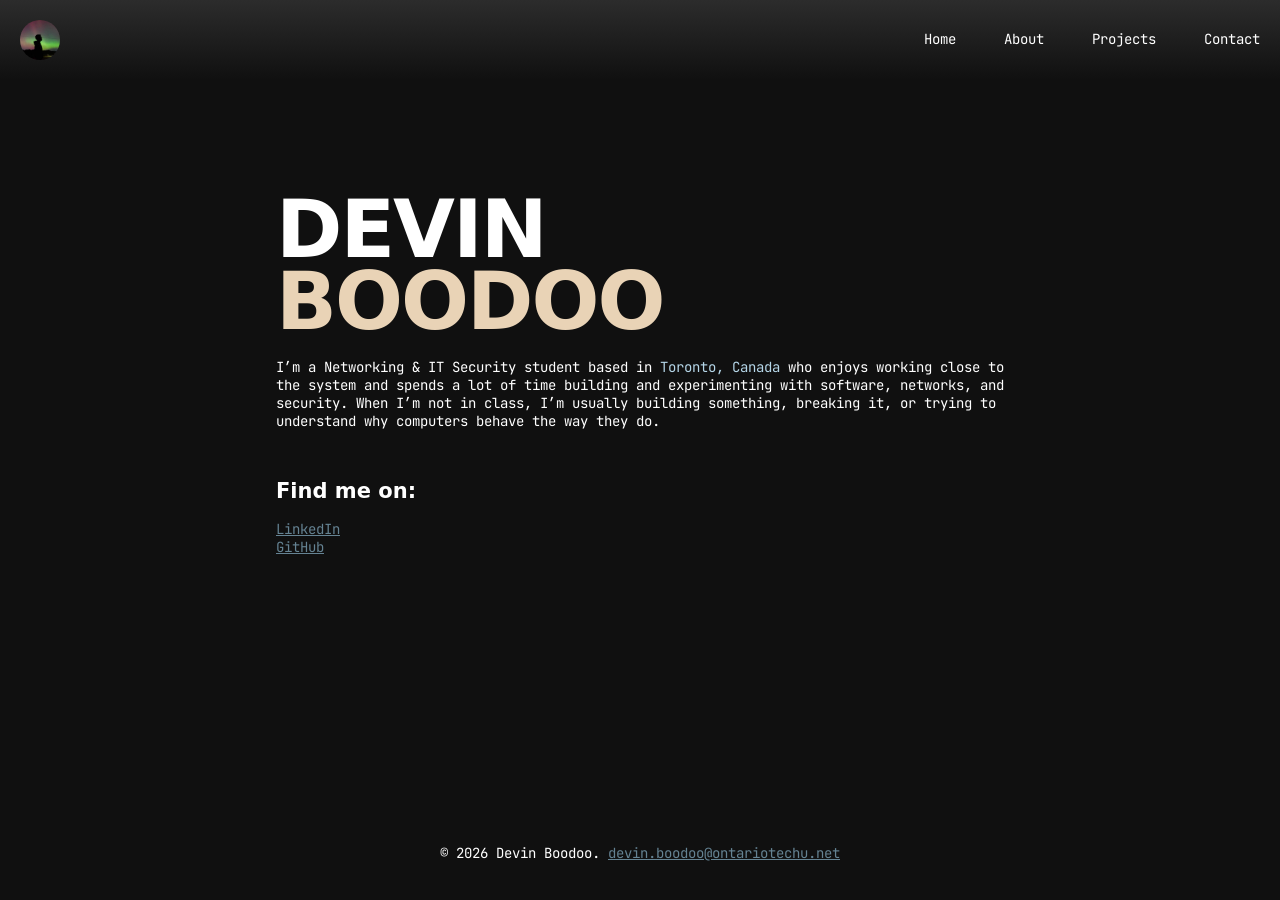
<file: index.html>
<!DOCTYPE html>
<html lang="en">

<head>
    <meta charset="UTF-8">
    <meta name="viewport" content="width=device-width, initial-scale=1.0">
    <title>Devin Boodoo | Home</title>
    <link rel="stylesheet" href="css/full.css" type="text/css" media="only screen and (min-width: 960px)">
    <link rel="stylesheet" href="css/tablet.css" type="text/css" media="only screen and (min-width: 481px) and (max-width: 959px)">
    <link rel="stylesheet" href="css/mobile.css" type="text/css" media="only screen and (max-width: 480px)">
    <!-- <link rel="stylesheet" href="style.css"> -->
    <link rel="preconnect" href="https://fonts.googleapis.com">
    <link rel="preconnect" href="https://fonts.gstatic.com" crossorigin>
    <link href="https://fonts.googleapis.com/css2?family=JetBrains+Mono:ital,wght@0,100..800;1,100..800&display=swap"
        rel="stylesheet">
</head>

<body>
    <div class="container">
    <header>
        <nav class="navbar">
            <a href="index.html" class="logo"><img src="images/pfp.png" alt="Logo" class="logo-img"></a>
            <ul class="nav-links">
                <li><a href="index.html">Home</a></li>
                <li><a href="about.html">About</a></li>
                <li><a href="projects.html">Projects</a></li>
                <li><a href="contact.html">Contact</a></li>
            </ul>
        </nav>
    </header>

    <main>
        <h1>Devin <br><span class="highlight">Boodoo</span></h1>
        <p>I’m a Networking & IT Security student based in <span class="highlight-blue">Toronto, Canada</span> who enjoys working close to the system and spends a lot of time building and experimenting with software, networks, and security. When I’m not in class, I’m usually building something, breaking it, or trying to understand why computers behave the way they do.</p>
        <br>
        <h2>Find me on:</h2>
        <ul class="social-links">
            <li><a href="https://www.linkedin.com/in/devin-boodoo-287a27272/" target="_blank">LinkedIn</a></li>
            <li><a href="https://github.com/Focusucof" target="_blank">GitHub</a></li>
        </ul>
    </main>
    </div>
    <footer>
        <p>&copy; 2026 Devin Boodoo. <a href="mailto:devin.boodoo@ontariotechu.net">devin.boodoo@ontariotechu.net</a></p>
    </footer>
</body>

</html>
</file>
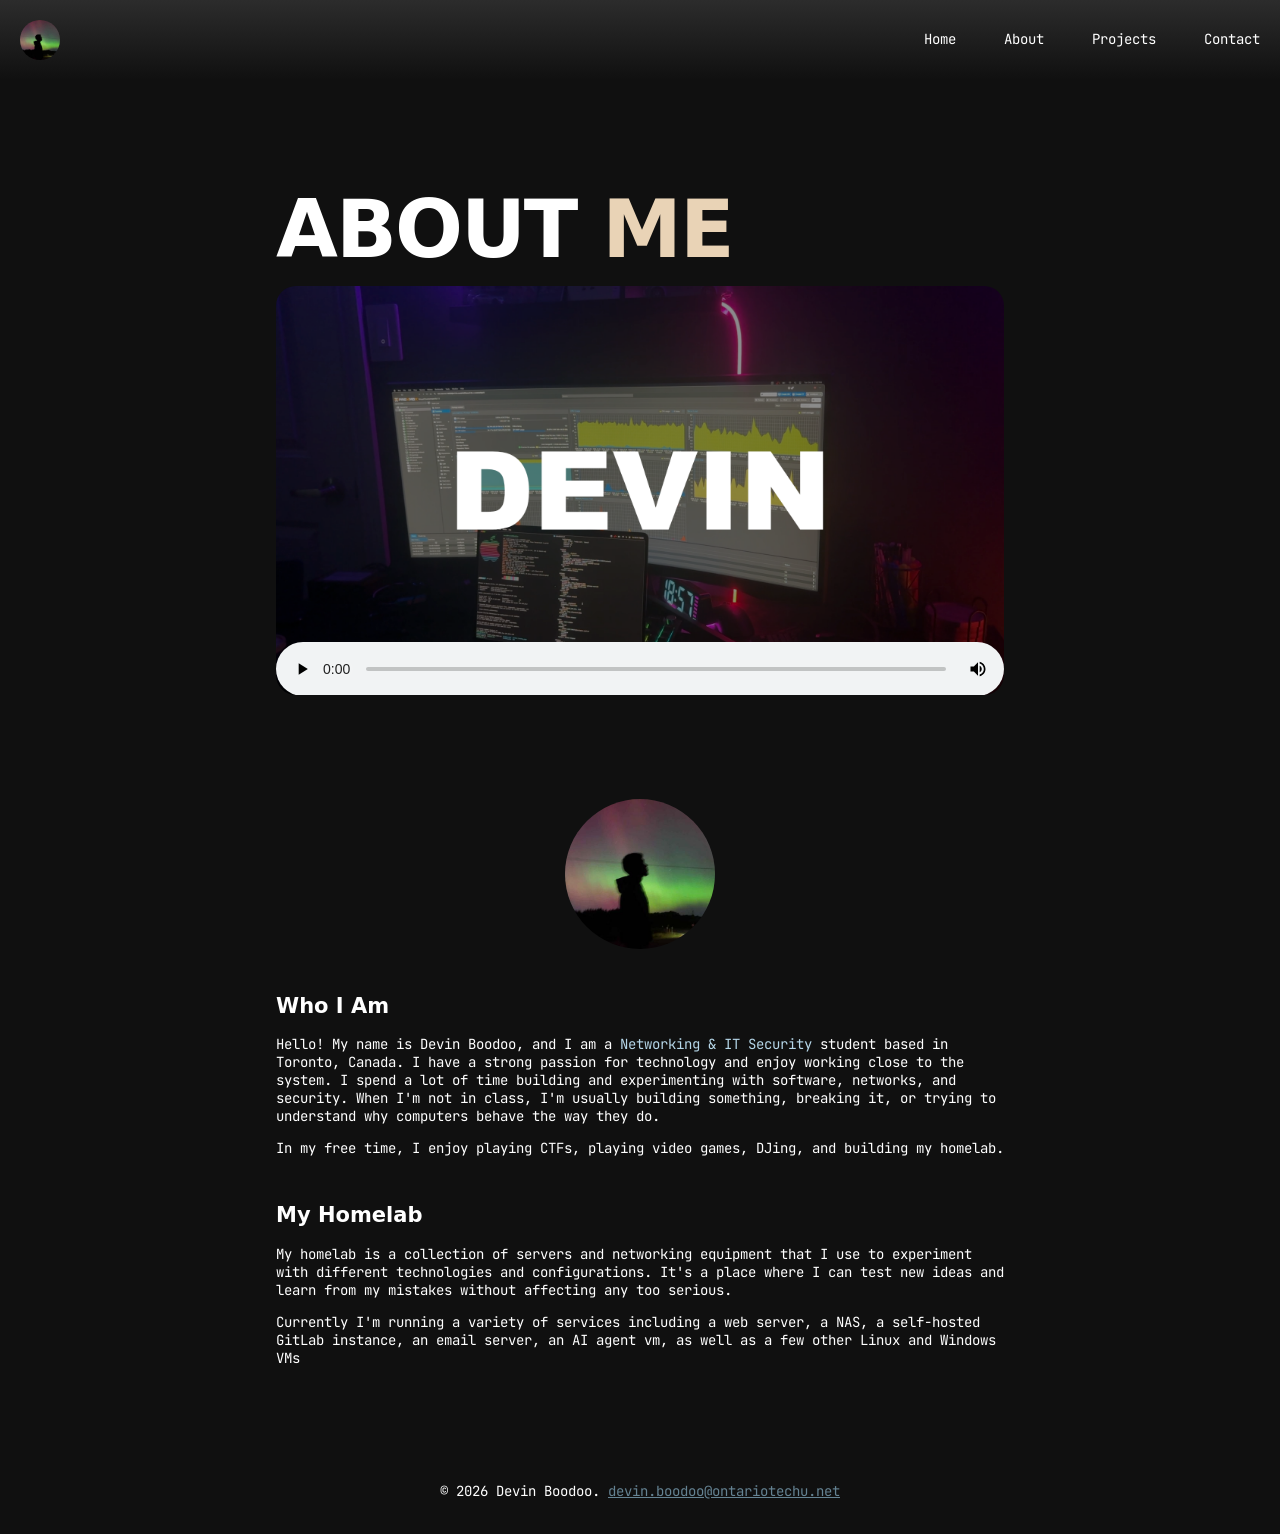
<file: about.html>
<!DOCTYPE html>
<html lang="en">

<head>
    <meta charset="UTF-8">
    <meta name="viewport" content="width=device-width, initial-scale=1.0">
    <title>Devin Boodoo | About</title>
    <link rel="stylesheet" href="css/full.css" type="text/css" media="only screen and (min-width: 960px)">
    <link rel="stylesheet" href="css/tablet.css" type="text/css"
        media="only screen and (min-width: 481px) and (max-width: 959px)">
    <link rel="stylesheet" href="css/mobile.css" type="text/css" media="only screen and (max-width: 480px)">
    <link rel="preconnect" href="https://fonts.googleapis.com">
    <link rel="preconnect" href="https://fonts.gstatic.com" crossorigin>
    <link href="https://fonts.googleapis.com/css2?family=JetBrains+Mono:ital,wght@0,100..800;1,100..800&display=swap"
        rel="stylesheet">
</head>

<body>
    <div class="container">
        <header>
            <nav class="navbar">
                <a href="index.html" class="logo"><img src="images/pfp.png" alt="Logo" class="logo-img"></a>
                <ul class="nav-links">
                    <li><a href="index.html">Home</a></li>
                    <li><a href="about.html">About</a></li>
                    <li><a href="projects.html">Projects</a></li>
                    <li><a href="contact.html">Contact</a></li>
                </ul>
            </nav>
        </header>
        <main>
            <h1>About <span class="highlight">Me</span></h1>
            
            <video controls poster="images/about-poster.png" class="about-video">
                <source src="videos/about.mp4" type="video/mp4">
                <source src="videos/about.ogv" type = "video/ogg">
                Your browser does not support the video tag.
            </video>
            <img src="images/pfp.png" alt="Profile Picture" class="profile-pic">
            <article id="about">
                <section>
                    <h2>Who I Am</h2>
                    <p>Hello! My name is Devin Boodoo, and I am a <span class="highlight-blue">Networking & IT Security</span> student based in Toronto, Canada. I have a strong passion for technology and enjoy working close to the system. I spend a lot of time building and experimenting with software, networks, and security. When I'm not in class, I'm usually building something, breaking it, or trying to understand why computers behave the way they do.</p>
                    <p>In my free time, I enjoy playing CTFs, playing video games, DJing, and building my homelab.</p>
                </section>

                <section>
                    <h2>My Homelab</h2>
                    <p>My homelab is a collection of servers and networking equipment that I use to experiment with different technologies and configurations. It's a place where I can test new ideas and learn from my mistakes without affecting any too serious.</p>
                    <p>Currently I'm running a variety of services including a web server, a NAS, a self-hosted GitLab instance, an email server, an AI agent vm, as well as a few other Linux and Windows VMs</p>
                </section>
            </article>
        </main>




    </div>
    <footer>
        <p>&copy; 2026 Devin Boodoo. <a href="mailto:devin.boodoo@ontariotechu.net">devin.boodoo@ontariotechu.net</a></p>
    </footer>
</body>

</html>
</file>
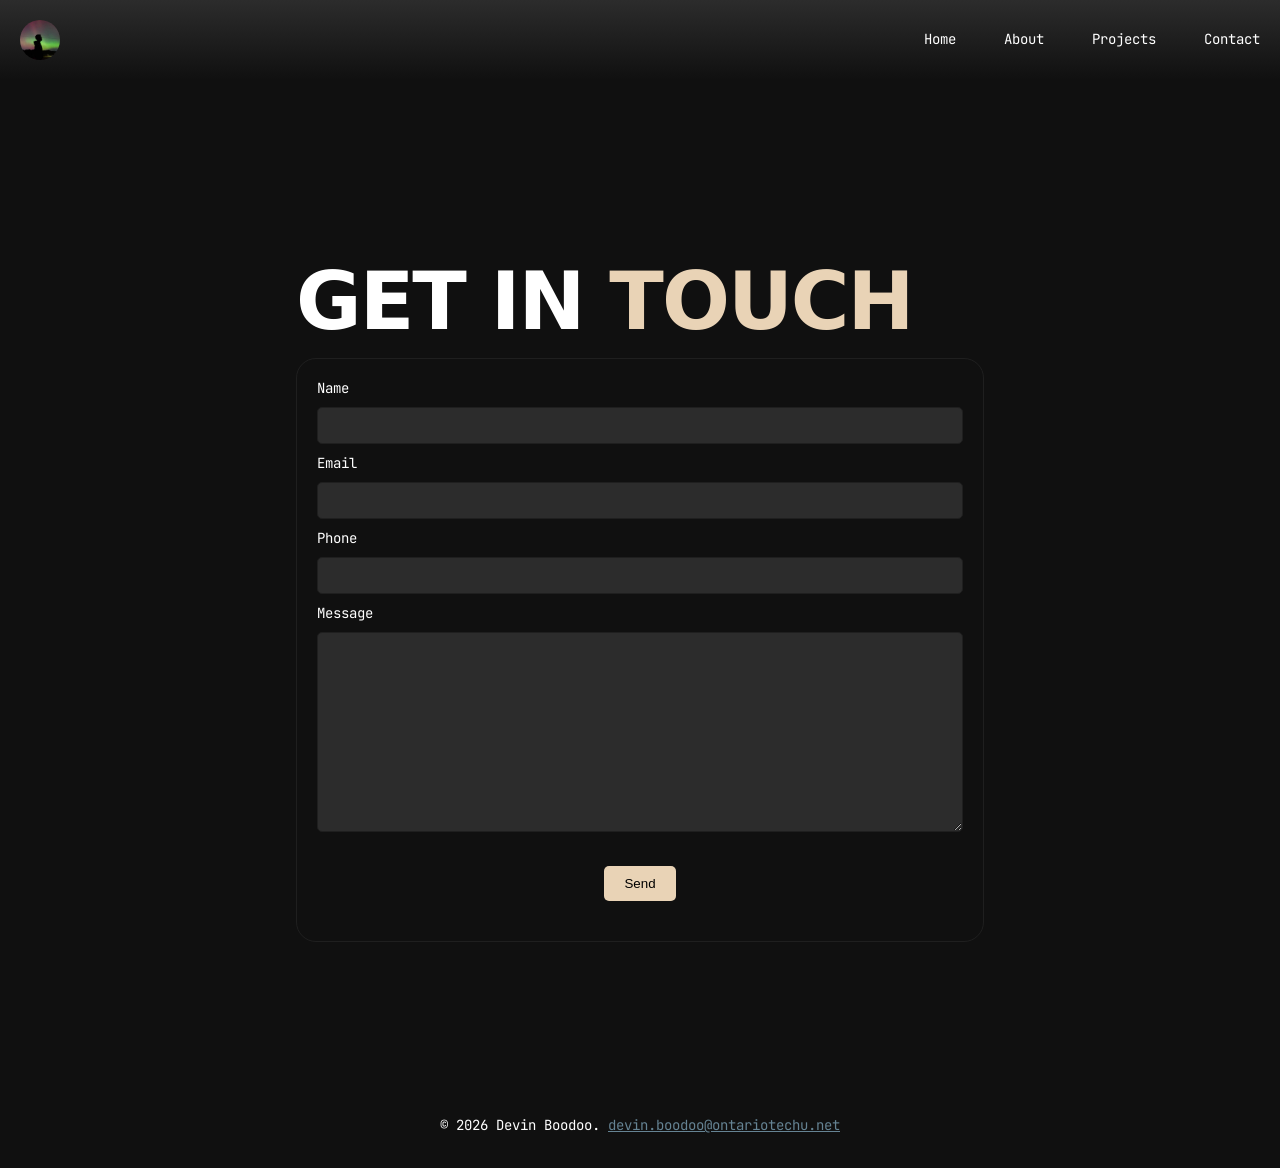
<file: contact.html>
<!DOCTYPE html>
<html lang="en">

<head>
    <meta charset="UTF-8">
    <meta name="viewport" content="width=device-width, initial-scale=1.0">
    <title>Devin Boodoo | Contact</title>
    <link rel="stylesheet" href="css/full.css" type="text/css" media="only screen and (min-width: 960px)">
    <link rel="stylesheet" href="css/tablet.css" type="text/css"
        media="only screen and (min-width: 481px) and (max-width: 959px)">
    <link rel="stylesheet" href="css/mobile.css" type="text/css" media="only screen and (max-width: 480px)">
    <link rel="preconnect" href="https://fonts.googleapis.com">
    <link rel="preconnect" href="https://fonts.gstatic.com" crossorigin>
    <link href="https://fonts.googleapis.com/css2?family=JetBrains+Mono:ital,wght@0,100..800;1,100..800&display=swap"
        rel="stylesheet">
</head>

<body>
    <div class="container">
        <header>
            <nav class="navbar">
                <a href="index.html" class="logo"><img src="images/pfp.png" alt="Logo" class="logo-img"></a>
                <ul class="nav-links">
                    <li><a href="index.html">Home</a></li>
                    <li><a href="about.html">About</a></li>
                    <li><a href="projects.html">Projects</a></li>
                    <li><a href="contact.html">Contact</a></li>
                </ul>
            </nav>
        </header>
        <main>
            <section id="contact">
                <h1>Get In <span class="highlight">Touch</span></h1>
                <form action="mailto:devin.boodoo@ontariotechu.net" method="post" enctype="text/plain" name="form">
                    <label for="name">Name</label>
                    <input type="text" id="name" name="name" required>

                    <label for="email">Email</label>
                    <input type="email" id="email" name="email" required>

                    <label for="phone">Phone</label>
                    <input type="tel" id="phone" name="phone" required>

                    <label for="message" id="message-label">Message</label>
                    <textarea id="message" name="message" maxlength="500" required></textarea>

                    <button type="submit" class="submit">Send</button>
                </form>
            </section>
        </main>


    </div>
    <footer>
        <p>&copy; 2026 Devin Boodoo. <a href="mailto:devin.boodoo@ontariotechu.net">devin.boodoo@ontariotechu.net</a></p>
    </footer>
</body>

</html>
</file>
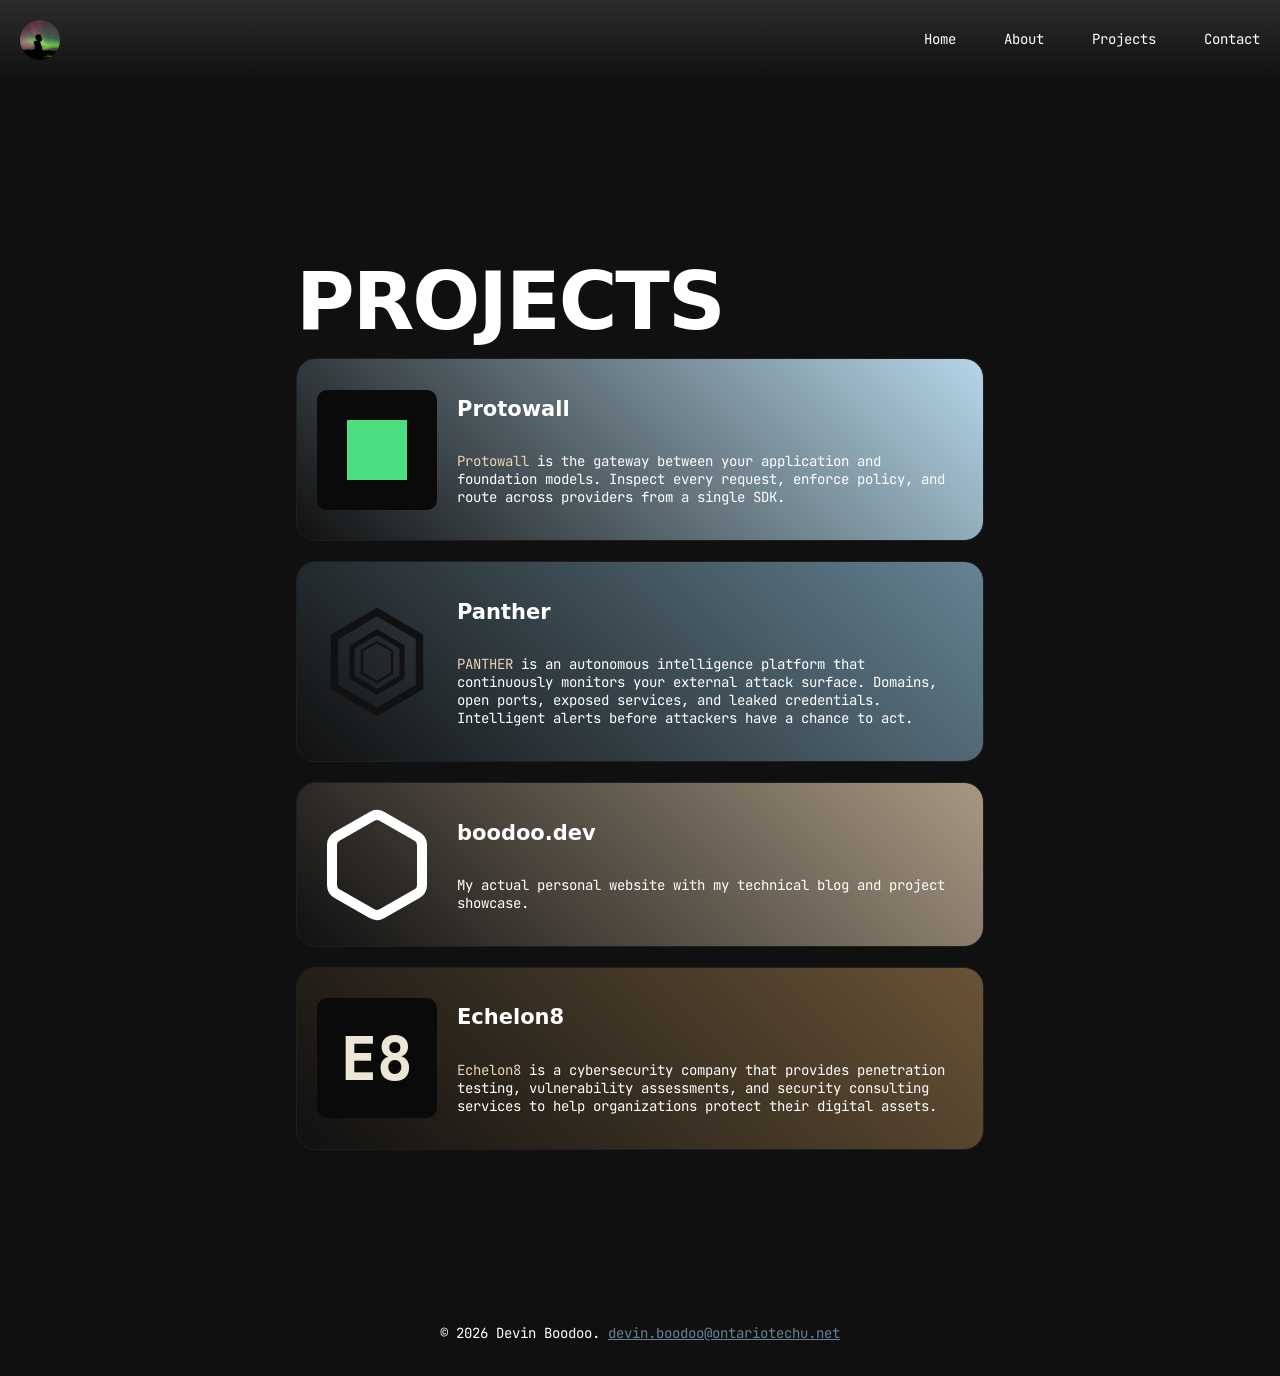
<file: projects.html>
<!DOCTYPE html>
<html lang="en">

<head>
    <meta charset="UTF-8">
    <meta name="viewport" content="width=device-width, initial-scale=1.0">
    <title>Devin Boodoo | Projects</title>
    <link rel="stylesheet" href="css/full.css" type="text/css" media="only screen and (min-width: 960px)">
    <link rel="stylesheet" href="css/tablet.css" type="text/css"
        media="only screen and (min-width: 481px) and (max-width: 959px)">
    <link rel="stylesheet" href="css/mobile.css" type="text/css" media="only screen and (max-width: 480px)">
    <link rel="preconnect" href="https://fonts.googleapis.com">
    <link rel="preconnect" href="https://fonts.gstatic.com" crossorigin>
    <link href="https://fonts.googleapis.com/css2?family=JetBrains+Mono:ital,wght@0,100..800;1,100..800&display=swap"
        rel="stylesheet">
</head>

<body>
    <div class="container">
        <header>
            <nav class="navbar">
                <a href="index.html" class="logo"><img src="images/pfp.png" alt="Logo" class="logo-img"></a>
                <ul class="nav-links">
                    <li><a href="index.html">Home</a></li>
                    <li><a href="about.html">About</a></li>
                    <li><a href="projects.html">Projects</a></li>
                    <li><a href="contact.html">Contact</a></li>
                </ul>
            </nav>
        </header>
        <main>
            <section id="projects">
                <h1>Projects</h1>
                <a href="https://protowall.sh/" target="_blank" rel="noopener noreferrer" class="card-link">
                    <div class="card" id="card-one">
                        <img src="images/protowall.svg" alt="Protowall Logo" class="card-img">
                        <h2>Protowall</h2>
                        <p><span class="highlight">Protowall</span> is the gateway between your application and foundation models. Inspect every
                            request,
                            enforce policy, and route across providers from a single SDK. </p>
                    </div>
                </a>
                <a href="https://panther.sh/" target="_blank" rel="noopener noreferrer" class="card-link">
                    <div class="card" id="card-two">
                        <img src="images/panther.svg" alt="Panther Logo" class="card-img">
                        <h2>Panther</h2>
                        <p><span class="highlight">PANTHER</span> is an autonomous intelligence platform that continuously monitors your external
                            attack
                            surface. Domains, open ports, exposed services, and leaked credentials. Intelligent alerts
                            before
                            attackers have a chance to act.</p>
                    </div>
                </a>
                <a href="https://boodoo.dev" target="_blank" rel="noopener noreferrer" class="card-link">
                    <div class="card" id="card-three">
                        <img src="images/boodoo_dev.svg" alt="Boodoo Logo" class="card-img">
                        <h2>boodoo.dev</h2>
                        <p>My actual personal website with my technical blog and project showcase.</p>
                    </div>
                </a>
                <a href="https://echelon8.ca" target="_blank" rel="noopener noreferrer" class="card-link">
                    <div class="card" id="card-four">
                        <img src="images/echelon8.svg" alt="Echelon8 Logo" class="card-img">
                        <h2>Echelon8</h2>
                        <p><span class="highlight">Echelon8</span> is a cybersecurity company that provides penetration testing, vulnerability
                            assessments,
                            and security consulting services to help organizations protect their digital assets.</p>
                    </div>
                </a>
            </section>
        </main>
    </div>
    <footer>
        <p>&copy; 2026 Devin Boodoo. <a href="mailto:devin.boodoo@ontariotechu.net">devin.boodoo@ontariotechu.net</a></p>
    </footer>
</body>

</html>
</file>
<file: css/full.css>
/* Color scheme hexadecimal values (Adobe Color): E9D3B6 B5D6E8 658393 A89882 695336 */

/* General */

* {
  box-sizing: border-box;
}

body {
  margin: 0;
  font-family: "JetBrains Mono", monospace;
  font-size: 14px;
  color: #fff;
  background-color: #101010;
}

h1, h2, h3, h4, h5, h6 {
  font-family: system-ui, Arial, sans-serif;
}

h1 {
  font-size: 5rem;
  margin-bottom: 20px;
  font-weight: bold;
  letter-spacing: -0.025em;
  text-transform: uppercase;
  line-height: 0.9;
}

.highlight {
  color: #E9D3B6;
}

.highlight-blue {
  color: #B5D6E8;
}

section {
  padding: 40px 20px;
}

#about section {
  padding: 1% 0;
}

main {
  padding: 60px 20px;
  width: 60%;
  margin: 0 auto;

}

footer {
  text-align: center;
  padding: 20px;
  background-color: #101010;
  color: #fff;
  display: block;
}

footer p a {
  color: #658393;
}

nav {
  background-image: linear-gradient(to top, #101010, #2c2c2c);
}

.container {
  min-height: 90vh;
}

.navbar {
  display: table;
  width: 100%;
}

.logo {
  display: table-cell;
  vertical-align: center;
  padding: 20px 20px;
}

.nav-links {
  display: table-cell;
  vertical-align: center;
  list-style: none;
  margin: 0;
  padding: 0;
  text-align: right;
}

.nav-links li {
  display: inline-block;
}

.nav-links a {
  display: block;
  color: #fff;
  padding: 16px 20px;
  text-decoration: none;
}



.logo-img {
  width: 40px;
  height: 40px;
  border-radius: 50%;
  vertical-align: middle;
  margin-right: 10px;
}


/* Projects Section */
#projects {
  padding: 60px 20px;
}

.card {
  border: 1px solid #1f1f1f;
  border-radius: 20px;
  margin: 20px 0;
  padding: 20px;
  min-width: 200px;
  display: grid;
  grid-template-columns: auto 1fr;
  column-gap: 20px;
  transition: transform 0.2s, box-shadow 0.2s;
}

.card-img {
  grid-column: 1;
  grid-row: 1 / span 2;
  width: 120px;
  height: auto;
  align-self: center;
  border-radius: 10px; /* use formula for border radius (inner radius = outer radius - padding) */
}

.card h2,
.card p {
  grid-column: 2;
}

.card:hover {
  transform: translateY(-6px);
  box-shadow: 0 8px 16px rgba(0, 0, 0, 0.15);
}

.card-link {
  text-decoration: none;
  color: inherit;
}

#card-one {
  background-color: #101010;
  background-image: linear-gradient(45deg, #101010, #B5D6E8);
}

#card-two {
  background-color: #101010;
  background-image: linear-gradient(45deg, #101010, #658393);
}

#card-three {
  background-color: #101010;
  background-image: linear-gradient(45deg, #101010,#A89882);
}

#card-four {
  background-color: #101010;
  background-image: linear-gradient(45deg, #101010, #695336);
}


/* Contact Section */
#contact {
  padding: 60px 20px;
}

form {
  border: 1px solid #1f1f1f;
  border-radius: 20px;
  margin: 20px 0;
  padding: 20px;
  min-width: 200px;
  transition: transform 0.2s, box-shadow 0.2s;
}

input, textarea {
  width: 100%;
  padding: 10px;
  margin: 10px 0;
  border: 1px solid #1f1f1f;
  border-radius: 5px;
  background-color: #2c2c2c;
  color: #fff;
}

.submit {
  background-color: #E9D3B6;
  color: black;
  padding: 10px 20px;
  border: none;
  border-radius: 5px;
  cursor: pointer;
  margin: 20px auto;
  display: block;
}

#message-label {
  padding-top: 100px;
}

textarea {
  resize: vertical;
  min-height: 200px;
  max-height: 300px;
}

/* About video */
.about-video {
  width: 100%;
  height: auto;
  border-radius: 20px;
}

.profile-pic {
  width: 150px;
  height: 150px;
  border-radius: 50%;
  display: block;
  margin: 20px auto;
  margin-top: 100px;
}

.social-links {
  list-style: none;
  padding: 0;
}

.social-links li a {
  color: #658393;
}
</file>
<file: css/tablet.css>
/* Color scheme hexadecimal values (Adobe Color): E9D3B6 B5D6E8 658393 A89882 695336 */

/* General */

* {
  box-sizing: border-box;
}

body {
  margin: 0;
  font-family: "JetBrains Mono", monospace;
  font-size: 14px;
  color: #fff;
  background-color: #101010;
}

h1, h2, h3, h4, h5, h6 {
  font-family: system-ui, Arial, sans-serif;
}

h1 {
  font-size: 3.5rem;
  margin-bottom: 20px;
  font-weight: bold;
  letter-spacing: -0.025em;
  text-transform: uppercase;
  line-height: 0.9;
}

.highlight {
  color: #E9D3B6;
}

.highlight-blue {
  color: #B5D6E8;
}

section {
  padding: 40px 20px;
}

main {
  padding: 60px 20px;
  width: 80%;
  margin: 0 auto;
}

footer {
  text-align: center;
  padding: 20px;
  background-color: #101010;
  color: #fff;
  display: block;
}

footer p a {
  color: #658393;
}

nav {
  background-image: linear-gradient(to top, #101010, #2c2c2c);
}

.container {
  min-height: 90vh;
}

.navbar {
  display: table;
  width: 100%;
}

.logo {
  display: table-cell;
  vertical-align: center;
  padding: 20px 20px;
}

.nav-links {
  display: table-cell;
  vertical-align: center;
  list-style: none;
  margin: 0;
  padding: 0;
  text-align: right;
}

.nav-links li {
  display: inline-block;
}

.nav-links a {
  display: block;
  color: #fff;
  padding: 16px 14px;
  font-size: 0.9rem;
  text-decoration: none;
}



.logo-img {
  width: 40px;
  height: 40px;
  border-radius: 50%;
  vertical-align: middle;
  margin-right: 10px;
}


/* Projects Section */
#projects {
  padding: 60px 20px;
}

.card {
  border: 1px solid #1f1f1f;
  border-radius: 20px;
  margin: 20px 0;
  padding: 20px;
  min-width: 200px;
  display: grid;
  grid-template-columns: auto 1fr;
  column-gap: 20px;
  transition: transform 0.2s, box-shadow 0.2s;
}

.card-img {
  grid-column: 1;
  grid-row: 1 / span 2;
  width: 100px;
  height: auto;
  align-self: center;
  border-radius: 10px; /* use formula for border radius (inner radius = outer radius - padding) */
}

.card h2,
.card p {
  grid-column: 2;
}

.card:hover {
  transform: translateY(-6px);
  box-shadow: 0 8px 16px rgba(0, 0, 0, 0.15);
}

.card-link {
  text-decoration: none;
  color: inherit;
}

#card-one {
  background-color: #101010;
  background-image: linear-gradient(45deg, #101010, #B5D6E8);
}

#card-two {
  background-color: #101010;
  background-image: linear-gradient(45deg, #101010, #658393);
}

#card-three {
  background-color: #101010;
  background-image: linear-gradient(45deg, #101010,#A89882);
}

#card-four {
  background-color: #101010;
  background-image: linear-gradient(45deg, #101010, #695336);
}


/* Contact Section */
#contact {
  padding: 60px 20px;
}

form {
  border: 1px solid #1f1f1f;
  border-radius: 20px;
  margin: 20px 0;
  padding: 20px;
  min-width: 200px;
  transition: transform 0.2s, box-shadow 0.2s;
}

input, textarea {
  width: 100%;
  padding: 10px;
  margin: 10px 0;
  border: 1px solid #1f1f1f;
  border-radius: 5px;
  background-color: #2c2c2c;
  color: #fff;
}

.submit {
  background-color: #E9D3B6;
  color: black;
  padding: 10px 20px;
  border: none;
  border-radius: 5px;
  cursor: pointer;
  margin: 20px auto;
  display: block;
}

#message-label {
  padding-top: 100px;
}

textarea {
  resize: vertical;
  min-height: 200px;
  max-height: 300px;
}

/* About video */
.about-video {
  width: 100%;
  height: auto;
  border-radius: 16px;
}

.profile-pic {
  width: 120px;
  height: 120px;
  border-radius: 50%;
  display: block;
  margin: 16px auto;
  margin-top: 80px;
}


.social-links {
  list-style: none;
  padding: 0;
}

.social-links li a {
  color: #658393;
}
</file>
<file: css/mobile.css>
/* Color scheme hexadecimal values (Adobe Color): E9D3B6 B5D6E8 658393 A89882 695336 */

/* General */

* {
  box-sizing: border-box;
}

body {
  margin: 0;
  font-family: "JetBrains Mono", monospace;
  font-size: 14px;
  color: #fff;
  background-color: #101010;
}

h1, h2, h3, h4, h5, h6 {
  font-family: system-ui, Arial, sans-serif;
}

h1 {
  font-size: 2.25rem;
  margin-bottom: 20px;
  font-weight: bold;
  letter-spacing: -0.025em;
  text-transform: uppercase;
  line-height: 0.9;
}

.highlight {
  color: #E9D3B6;
}

.highlight-blue {
  color: #B5D6E8;
}

section {
  padding: 40px 20px;
}

main {
  padding: 60px 20px;
  width: 100%;
  margin: 0 auto;

}

footer {
  text-align: center;
  padding: 20px;
  background-color: #101010;
  color: #fff;
  display: block;
}

footer p a {
  color: #658393;
}

nav {
  background-image: linear-gradient(to top, #101010, #2c2c2c);
}

.container {
  min-height: 90vh;
}

.navbar {
  display: table;
  width: 100%;
}

.logo {
  display: table-cell;
  vertical-align: center;
  padding: 20px 20px;
}

.nav-links {
  display: table-cell;
  vertical-align: center;
  list-style: none;
  margin: 0;
  padding: 0;
  text-align: right;
}

.nav-links li {
  display: inline-block;
}

.nav-links a {
  display: block;
  color: #fff;
  padding: 12px 8px;
  font-size: 0.8rem;
  text-decoration: none;
}



.logo-img {
  width: 40px;
  height: 40px;
  border-radius: 50%;
  vertical-align: middle;
  margin-right: 10px;
}


/* Projects Section */
#projects {
  padding: 60px 20px;
}

.card {
  border: 1px solid #1f1f1f;
  border-radius: 20px;
  margin: 20px 0;
  padding: 20px;
  min-width: 200px;
  display: grid;
  grid-template-columns: 1fr;
  row-gap: 10px;
  transition: transform 0.2s, box-shadow 0.2s;
}

.card-img {
  grid-column: 1;
  grid-row: auto;
  width: 80px;
  height: auto;
  align-self: center;
  border-radius: 10px; /* use formula for border radius (inner radius = outer radius - padding) */
}

.card h2,
.card p {
  grid-column: 1;
}

.card:hover {
  transform: translateY(-6px);
  box-shadow: 0 8px 16px rgba(0, 0, 0, 0.15);
}

.card-link {
  text-decoration: none;
  color: inherit;
}

#card-one {
  background-color: #101010;
  background-image: linear-gradient(45deg, #101010, #B5D6E8);
}

#card-two {
  background-color: #101010;
  background-image: linear-gradient(45deg, #101010, #658393);
}

#card-three {
  background-color: #101010;
  background-image: linear-gradient(45deg, #101010,#A89882);
}

#card-four {
  background-color: #101010;
  background-image: linear-gradient(45deg, #101010, #695336);
}


/* Contact Section */
#contact {
  padding: 60px 20px;
}

form {
  border: 1px solid #1f1f1f;
  border-radius: 20px;
  margin: 20px 0;
  padding: 20px;
  min-width: 200px;
  transition: transform 0.2s, box-shadow 0.2s;
}

input, textarea {
  width: 100%;
  padding: 10px;
  margin: 10px 0;
  border: 1px solid #1f1f1f;
  border-radius: 5px;
  background-color: #2c2c2c;
  color: #fff;
}

.submit {
  background-color: #E9D3B6;
  color: black;
  padding: 10px 20px;
  border: none;
  border-radius: 5px;
  cursor: pointer;
  margin: 20px auto;
  display: block;
}

#message-label {
  padding-top: 100px;
}

textarea {
  resize: vertical;
  min-height: 200px;
  max-height: 300px;
}

/* About video */
.about-video {
  width: 100%;
  height: auto;
  border-radius: 12px;
}

.profile-pic {
  width: 100px;
  height: 100px;
  border-radius: 50%;
  display: block;
  margin: 12px auto;
  margin-top: 60px;
}


.social-links {
  list-style: none;
  padding: 0;
}

.social-links li a {
  color: #658393;
}
</file>
<file: style.css>
/* General */

* {
  box-sizing: border-box;
}

body {
  margin: 0;
  font-family: "JetBrains Mono", monospace;
  font-size: 14px;
  color: #fff;
  background-color: #101010;
}

section {
  padding: 40px 20px;
}

footer {
  text-align: center;
  padding: 20px;
  background-color: #101010;
  color: #fff;
  display: block;
}

nav {
  background-image: linear-gradient(to top, #101010, #2c2c2c);
}

.container {
  min-height: 90vh;
}

.navbar {
  display: table;
  width: 100%;
}

.logo {
  display: table-cell;
  vertical-align: center;
  padding: 20px 20px;
}

.nav-links {
  display: table-cell;
  vertical-align: center;
  list-style: none;
  margin: 0;
  padding: 0;
  text-align: right;
}

.nav-links li {
  display: inline-block;
}

.nav-links a {
  display: block;
  color: #fff;
  padding: 16px 20px;
  text-decoration: none;
}

@media (max-width: 600px) {
  .logo {
    float: none;
    display: block;
    text-align: center;
  }

  .nav-links {
    display: table;
    width: 100%;
    table-layout: fixed;
  }

  .nav-links li {
    display: table-cell;
    text-align: center;
  }

  .nav-links a {
    padding: 12px 4px;
    font-size: 0.85rem;
  }
}

.logo-img {
  width: 40px;
  height: 40px;
  border-radius: 50%;
  vertical-align: middle;
  margin-right: 10px;
}


/* Projects Section */
#projects {
  padding: 60px 20px;
  width: 60%;
  margin: 0 auto;
}

.card {
  border: 1px solid #1f1f1f;
  border-radius: 20px;
  margin: 20px;
  padding: 20px;
  min-width: 200px;
  display: grid;
  grid-template-columns: auto 1fr;
  column-gap: 20px;
  transition: transform 0.2s, box-shadow 0.2s;
}

.card-img {
  grid-column: 1;
  grid-row: 1 / span 2;
  width: 120px;
  height: auto;
  align-self: center;
}

.card h3,
.card p {
  grid-column: 2;
}

@media (max-width: 480px) {
  .card {
    grid-template-columns: 1fr;
  }

  .card-img,
  .card h3,
  .card p {
    grid-column: 1;
    grid-row: auto;
  }
}

.card:hover {
  transform: translateY(-6px);
  box-shadow: 0 8px 16px rgba(0, 0, 0, 0.15);
}

.card-link {
  text-decoration: none;
  color: inherit;
}


/* Contact Section */
#contact {
  padding: 60px 20px;
  width: 60%;
  margin: 0 auto;
}

form {
  border: 1px solid #1f1f1f;
  border-radius: 20px;
  margin: 20px;
  padding: 20px;
  min-width: 200px;
  transition: transform 0.2s, box-shadow 0.2s;
}

input, textarea {
  width: 100%;
  padding: 10px;
  margin: 10px 0;
  border: 1px solid #1f1f1f;
  border-radius: 5px;
  background-color: #2c2c2c;
  color: #fff;
}

.submit {
  background-color: #ffffd3;
  color: black;
  padding: 10px 20px;
  border: none;
  border-radius: 5px;
  cursor: pointer;
  margin: 20px auto;
  display: block;
}

#message-label {
  padding-top: 100px;
}

textarea {
  resize: vertical;
  min-height: 200px;
  max-height: 300px;
}
</file>
